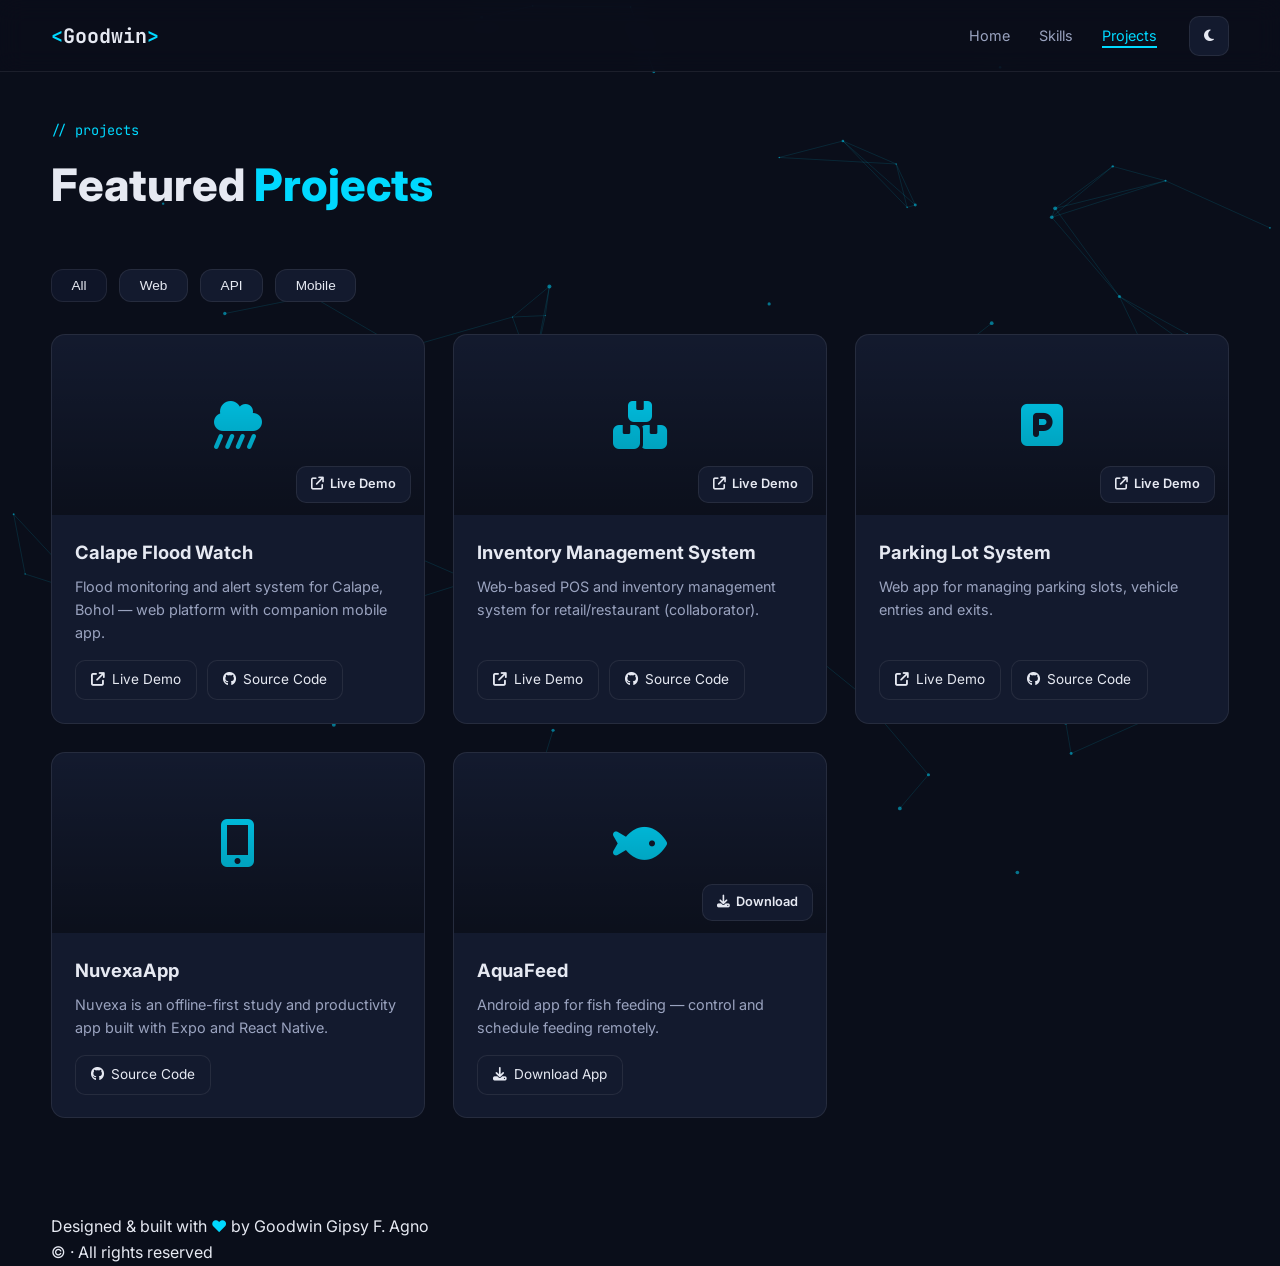
<file: projects.html>
<!DOCTYPE html>
<html lang="en">
<head>
  <meta charset="UTF-8" />
  <meta name="viewport" content="width=device-width, initial-scale=1.0" />
  <title>Projects — Goodwin Gipsy F. Agno</title>
  <meta name="description" content="Featured projects." />

  <link rel="preconnect" href="https://fonts.googleapis.com" />
  <link rel="preconnect" href="https://fonts.gstatic.com" crossorigin />
  <link href="https://fonts.googleapis.com/css2?family=Inter:wght@300;400;500;600;700;800&family=JetBrains+Mono:wght@400;500;600;700&display=swap" rel="stylesheet" />
  <link rel="stylesheet" href="https://cdnjs.cloudflare.com/ajax/libs/font-awesome/6.5.1/css/all.min.css" />
  <link rel="stylesheet" href="css/style.css" />
</head>
<body>
  <div class="cursor-glow" id="cursorGlow"></div>
  <canvas id="particles"></canvas>

  <nav class="nav" id="nav">
    <div class="nav__inner">
      <a href="index.html" class="nav__logo"><span class="nav__logo-bracket">&lt;</span>Goodwin<span class="nav__logo-bracket">&gt;</span></a>
      <ul class="nav__links" id="navLinks">
        <li><a href="index.html">Home</a></li>
        <li><a href="skills.html">Skills</a></li>
        <li><a href="projects.html" class="active">Projects</a></li>
      </ul>
      <button class="nav__theme" id="themeToggle" aria-label="Toggle theme"><i class="fa-solid fa-moon"></i></button>
      <button class="nav__burger" id="burger" aria-label="Menu"><span></span><span></span><span></span></button>
    </div>
  </nav>

  <section class="section" style="padding-top: calc(var(--nav-h) + 3rem);">
    <div class="container">
      <div class="section__head reveal">
        <span class="section__tag">// projects</span>
        <h2 class="section__title">Featured <span class="accent">Projects</span></h2>
      </div>
      <div class="project-filters reveal">
        <button class="filter active" data-filter="all">All</button>
        <button class="filter" data-filter="web">Web</button>
        <button class="filter" data-filter="api">API</button>
        <button class="filter" data-filter="mobile">Mobile</button>
      </div>
      <div class="projects" id="projectsGrid"><!-- injected by JS --></div>
    </div>
  </section>

  <div class="modal" id="modal">
    <div class="modal__overlay" id="modalOverlay"></div>
    <div class="modal__content" id="modalContent">
      <button class="modal__close" id="modalClose"><i class="fa-solid fa-xmark"></i></button>
      <div id="modalBody"></div>
    </div>
  </div>

  <footer class="footer">
    <div class="container footer__inner">
      <p>Designed & built with <span class="accent">♥</span> by Goodwin Gipsy F. Agno</p>
      <p class="footer__small">© <span id="year"></span> · All rights reserved</p>
    </div>
  </footer>

  <script src="js/main.js"></script>
</body>
</html>
</file>
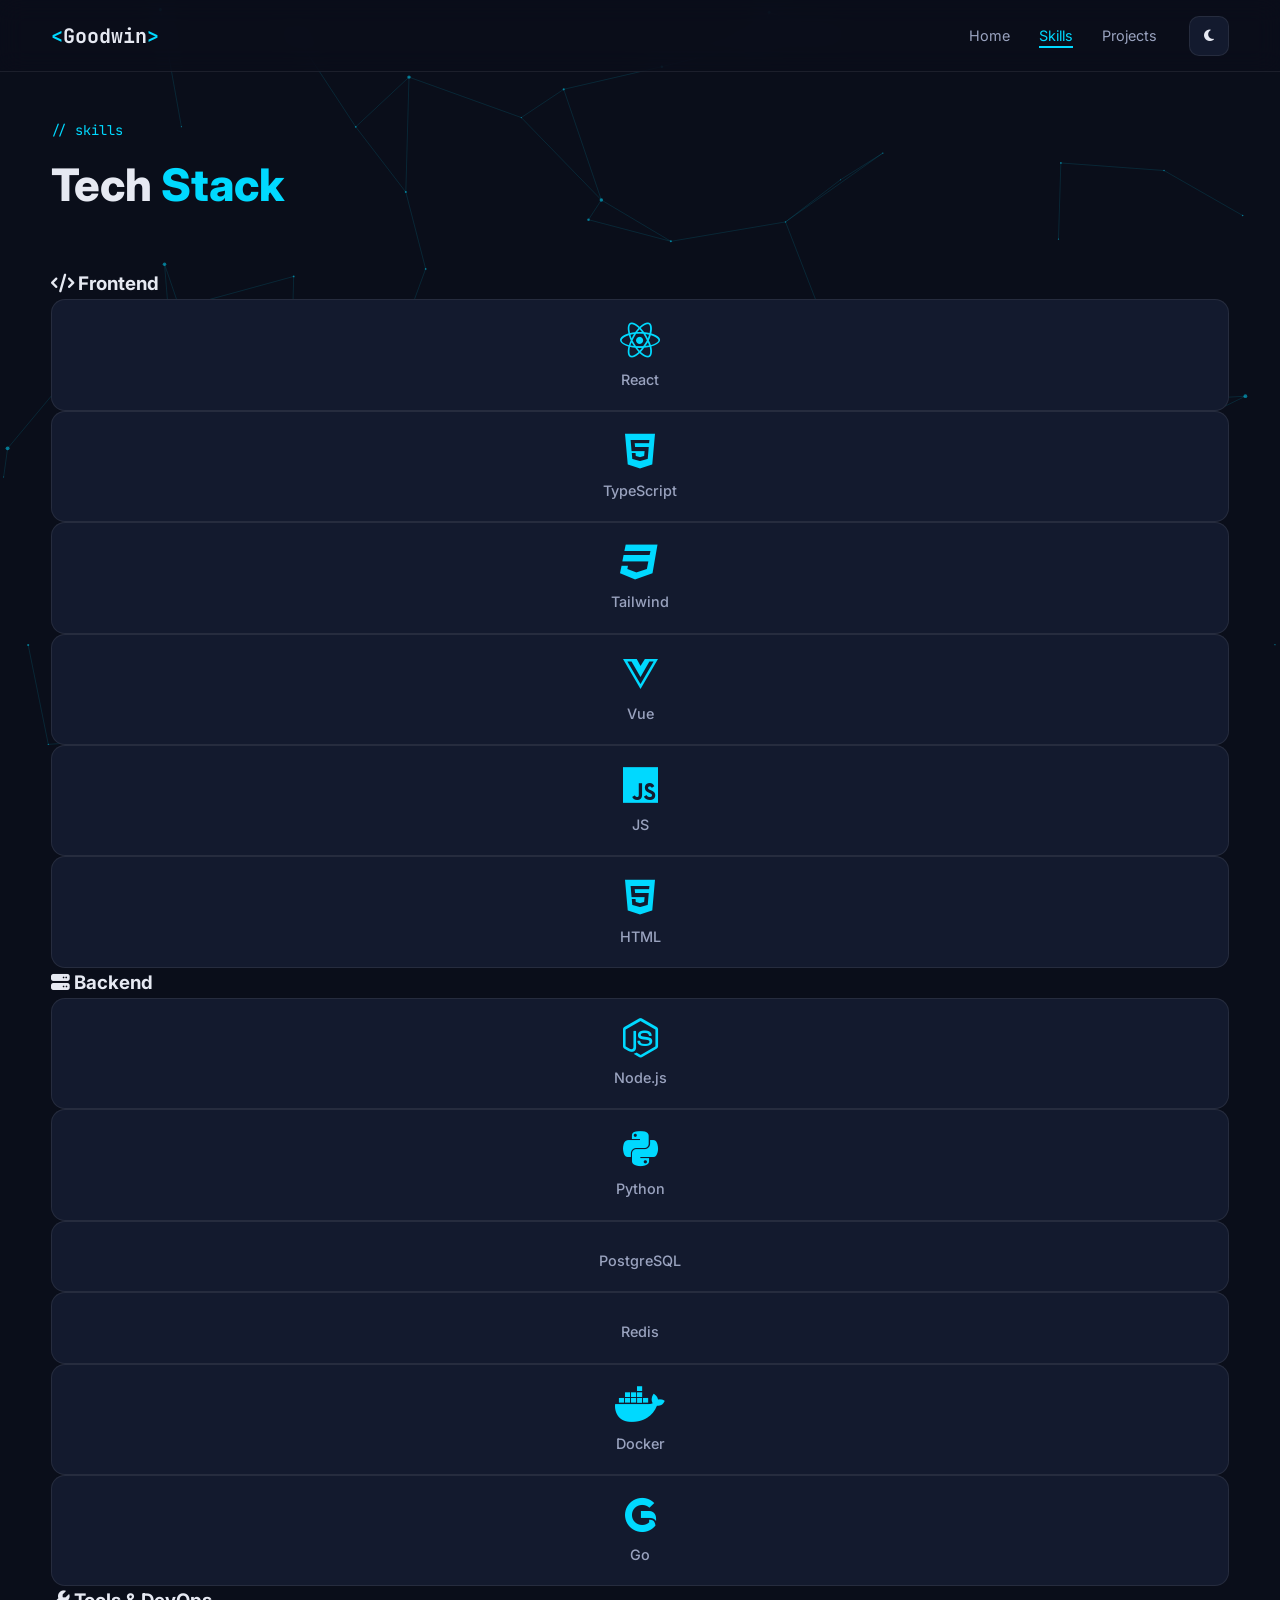
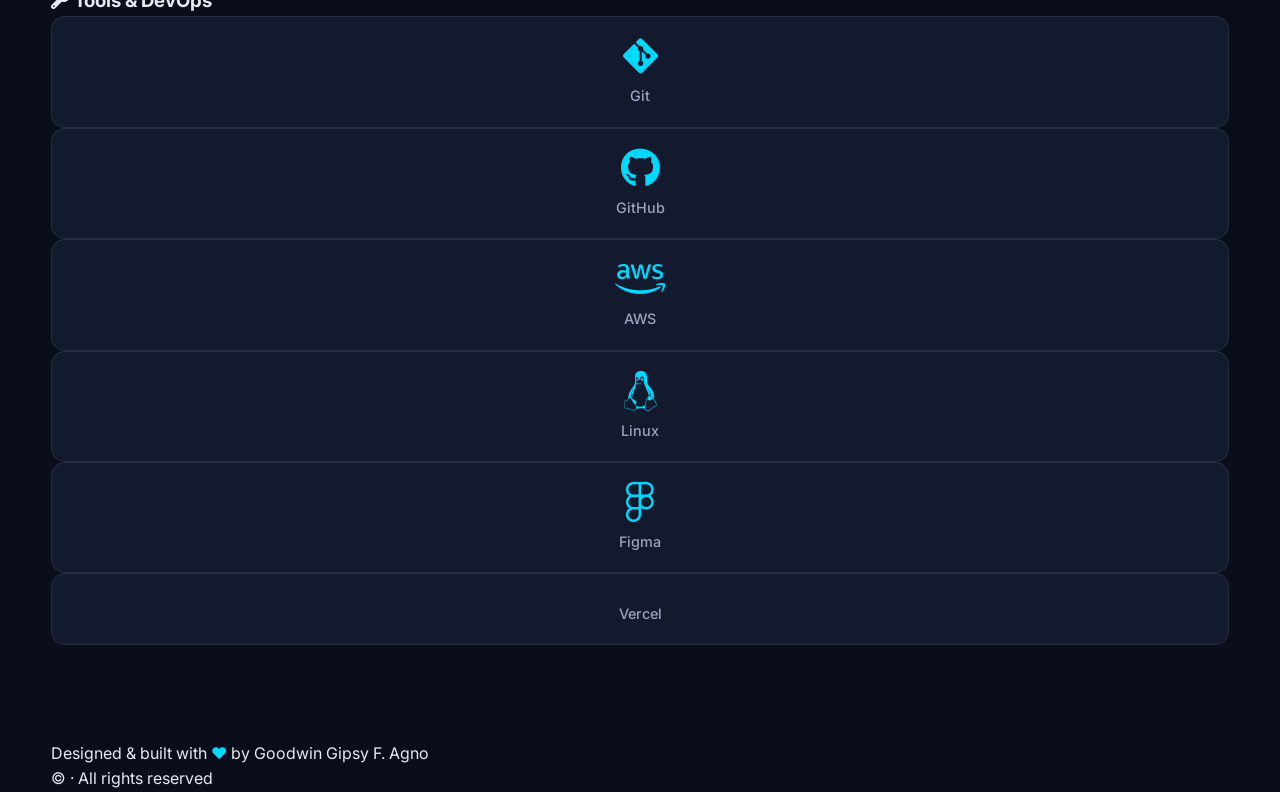
<file: skills.html>
<!DOCTYPE html>
<html lang="en">
<head>
  <meta charset="UTF-8" />
  <meta name="viewport" content="width=device-width, initial-scale=1.0" />
  <title>Skills — Goodwin Gipsy F. Agno</title>
  <meta name="description" content="Tech stack and skills." />

  <link rel="preconnect" href="https://fonts.googleapis.com" />
  <link rel="preconnect" href="https://fonts.gstatic.com" crossorigin />
  <link href="https://fonts.googleapis.com/css2?family=Inter:wght@300;400;500;600;700;800&family=JetBrains+Mono:wght@400;500;600;700&display=swap" rel="stylesheet" />
  <link rel="stylesheet" href="https://cdnjs.cloudflare.com/ajax/libs/font-awesome/6.5.1/css/all.min.css" />
  <link rel="stylesheet" href="css/style.css" />
</head>
<body>
  <div class="cursor-glow" id="cursorGlow"></div>
  <canvas id="particles"></canvas>

  <nav class="nav" id="nav">
    <div class="nav__inner">
      <a href="index.html" class="nav__logo"><span class="nav__logo-bracket">&lt;</span>Goodwin<span class="nav__logo-bracket">&gt;</span></a>
      <ul class="nav__links" id="navLinks">
        <li><a href="index.html">Home</a></li>
        <li><a href="skills.html" class="active">Skills</a></li>
        <li><a href="projects.html">Projects</a></li>
      </ul>
      <button class="nav__theme" id="themeToggle" aria-label="Toggle theme"><i class="fa-solid fa-moon"></i></button>
      <button class="nav__burger" id="burger" aria-label="Menu"><span></span><span></span><span></span></button>
    </div>
  </nav>

  <section class="section" style="padding-top: calc(var(--nav-h) + 3rem);">
    <div class="container">
      <div class="section__head reveal">
        <span class="section__tag">// skills</span>
        <h2 class="section__title">Tech <span class="accent">Stack</span></h2>
      </div>
      <div class="skills">
        <div class="skill-group reveal">
          <h3><i class="fa-solid fa-code"></i> Frontend</h3>
          <div class="skill-logos">
            <div class="skill-logo" title="React / Next.js"><i class="fa-brands fa-react"></i><span>React</span></div>
            <div class="skill-logo" title="TypeScript"><i class="fa-brands fa-html5"></i><span>TypeScript</span></div>
            <div class="skill-logo" title="Tailwind CSS"><i class="fa-brands fa-css3"></i><span>Tailwind</span></div>
            <div class="skill-logo" title="Vue / Nuxt"><i class="fa-brands fa-vuejs"></i><span>Vue</span></div>
            <div class="skill-logo" title="JavaScript"><i class="fa-brands fa-js"></i><span>JS</span></div>
            <div class="skill-logo" title="HTML5"><i class="fa-brands fa-html5"></i><span>HTML</span></div>
          </div>
        </div>
        <div class="skill-group reveal">
          <h3><i class="fa-solid fa-server"></i> Backend</h3>
          <div class="skill-logos">
            <div class="skill-logo" title="Node.js / Express"><i class="fa-brands fa-node-js"></i><span>Node.js</span></div>
            <div class="skill-logo" title="Python / FastAPI"><i class="fa-brands fa-python"></i><span>Python</span></div>
            <div class="skill-logo" title="PostgreSQL"><i class="fa-brands fa-postgresql"></i><span>PostgreSQL</span></div>
            <div class="skill-logo" title="Redis"><i class="fa-brands fa-redis"></i><span>Redis</span></div>
            <div class="skill-logo" title="Docker"><i class="fa-brands fa-docker"></i><span>Docker</span></div>
            <div class="skill-logo" title="Go"><i class="fa-brands fa-gofore"></i><span>Go</span></div>
          </div>
        </div>
        <div class="skill-group reveal">
          <h3><i class="fa-solid fa-wrench"></i> Tools & DevOps</h3>
          <div class="skill-logos">
            <div class="skill-logo" title="Git"><i class="fa-brands fa-git-alt"></i><span>Git</span></div>
            <div class="skill-logo" title="GitHub"><i class="fa-brands fa-github"></i><span>GitHub</span></div>
            <div class="skill-logo" title="AWS"><i class="fa-brands fa-aws"></i><span>AWS</span></div>
            <div class="skill-logo" title="Linux"><i class="fa-brands fa-linux"></i><span>Linux</span></div>
            <div class="skill-logo" title="Figma"><i class="fa-brands fa-figma"></i><span>Figma</span></div>
            <div class="skill-logo" title="Vercel"><i class="fa-brands fa-vercel"></i><span>Vercel</span></div>
          </div>
        </div>
      </div>
    </div>
  </section>

  <footer class="footer">
    <div class="container footer__inner">
      <p>Designed & built with <span class="accent">♥</span> by Goodwin Gipsy F. Agno</p>
      <p class="footer__small">© <span id="year"></span> · All rights reserved</p>
    </div>
  </footer>

  <script src="js/main.js"></script>
</body>
</html>
</file>
<file: css/style.css>
:root {
  --bg: #0a0e1a;
  --bg-alt: #0f1528;
  --bg-card: #131a2e;
  --fg: #e6e9f2;
  --fg-muted: #9aa3bf;
  --accent: #00d9ff;
  --accent-2: #7c3aed;
  --accent-3: #00ff9d;
  --border: rgba(255,255,255,0.08);
  --shadow: 0 10px 40px rgba(0,0,0,0.4);
  --radius: 14px;
  --nav-h: 72px;
}

[data-theme="light"] {
  --bg: #f7f9fc;
  --bg-alt: #eef2f8;
  --bg-card: #ffffff;
  --fg: #1a1f35;
  --fg-muted: #5a6380;
  --accent: #0077ff;
  --accent-2: #7c3aed;
  --accent-3: #00b37a;
  --border: rgba(0,0,0,0.08);
  --shadow: 0 10px 40px rgba(0,0,0,0.08);
}

* { box-sizing: border-box; margin: 0; padding: 0; }

html { scroll-behavior: smooth; }

body {
  font-family: 'Inter', system-ui, sans-serif;
  background: var(--bg);
  color: var(--fg);
  line-height: 1.6;
  overflow-x: hidden;
  transition: background 0.3s, color 0.3s;
  overflow-wrap: anywhere;
  word-break: break-word;
}

a { color: inherit; text-decoration: none; }
img { max-width: 100%; display: block; }

.container { width: min(1180px, 92%); margin: 0 auto; }

/* Particles */
#particles {
  position: fixed;
  inset: 0;
  z-index: 0;
  pointer-events: none;
}

/* Nav */
.nav {
  position: fixed;
  top: 0; left: 0; right: 0;
  height: var(--nav-h);
  z-index: 50;
  backdrop-filter: blur(12px);
  background: color-mix(in srgb, var(--bg) 70%, transparent);
  border-bottom: 1px solid var(--border);
}
.nav__inner {
  width: min(1180px, 92%);
  margin: 0 auto;
  height: 100%;
  display: flex;
  align-items: center;
  gap: 2rem;
}
.nav__logo {
  font-family: 'JetBrains Mono', monospace;
  font-weight: 700;
  font-size: 1.25rem;
}
.nav__logo-bracket { color: var(--accent); }
.nav__links {
  list-style: none;
  display: flex;
  gap: 1.8rem;
  margin-left: auto;
}
.nav__links a {
  font-size: 0.9rem;
  color: var(--fg-muted);
  position: relative;
  transition: color 0.2s;
}
.nav__links a::after {
  content: '';
  position: absolute;
  left: 0; bottom: -4px;
  width: 0; height: 2px;
  background: var(--accent);
  transition: width 0.3s;
}
.nav__links a:hover { color: var(--fg); }
.nav__links a:hover::after { width: 100%; }
.nav__links a.active { color: var(--accent); }
.nav__links a.active::after { width: 100%; }
.nav__theme {
  background: var(--bg-card);
  border: 1px solid var(--border);
  color: var(--fg);
  width: 40px; height: 40px;
  border-radius: 10px;
  cursor: pointer;
  transition: transform 0.2s, border-color 0.2s;
}
.nav__theme:hover { transform: rotate(20deg); border-color: var(--accent); }
.nav__burger { display: none; background: none; border: none; cursor: pointer; }
.nav__burger span {
  display: block; width: 24px; height: 2px;
  background: var(--fg); margin: 5px 0; transition: 0.3s;
}

/* Hero */
.hero {
  min-height: 100vh;
  display: grid;
  grid-template-columns: auto auto;
  justify-content: center;
  align-items: center;
  gap: clamp(2rem, 4vw, 4rem);
  padding: 2rem 4% 4rem;
  position: relative;
  z-index: 1;
}
.hero__grid {
  position: absolute; inset: 0; z-index: -1;
  background-image:
    linear-gradient(var(--border) 1px, transparent 1px),
    linear-gradient(90deg, var(--border) 1px, transparent 1px);
  background-size: 60px 60px;
  mask-image: radial-gradient(ellipse at center, black 30%, transparent 75%);
  opacity: 0.5;
}
.hero__badge {
  display: inline-flex;
  align-items: center;
  gap: 0.5rem;
  padding: 0.4rem 0.9rem;
  border: 1px solid var(--border);
  border-radius: 999px;
  font-size: 0.8rem;
  color: var(--fg-muted);
  background: var(--bg-card);
  margin-bottom: 1.5rem;
}
.hero__badge-dot {
  width: 8px; height: 8px; border-radius: 50%;
  background: var(--accent-3);
  box-shadow: 0 0 12px var(--accent-3);
  animation: pulse 1.6s infinite;
}
@keyframes pulse { 0%,100%{opacity:1;transform:scale(1)} 50%{opacity:.5;transform:scale(1.3)} }
.hero__title {
  font-size: clamp(2.2rem, 5vw, 4rem);
  font-weight: 800;
  line-height: 1.1;
  margin-bottom: 1rem;
}
.hero__name {
  background: linear-gradient(120deg, var(--accent), var(--accent-2));
  -webkit-background-clip: text;
  background-clip: text;
  color: transparent;
}
.hero__typing {
  font-family: 'JetBrains Mono', monospace;
  font-size: clamp(1rem, 2vw, 1.4rem);
  color: var(--accent-3);
  margin-bottom: 1.2rem;
  min-height: 2rem;
}
.hero__typing-prefix { color: var(--fg-muted); }
.hero__caret {
  animation: blink 1s steps(2) infinite;
  color: var(--accent);
}
@keyframes blink { 50% { opacity: 0; } }
.hero__desc {
  color: var(--fg-muted);
  max-width: 520px;
  margin-bottom: 2rem;
}
.hero__cta { display: flex; gap: 1rem; flex-wrap: wrap; margin-bottom: 2rem; }
.hero__socials { display: flex; gap: 1rem; }
.hero__socials a {
  width: 42px; height: 42px;
  display: grid; place-items: center;
  border: 1px solid var(--border);
  border-radius: 10px;
  color: var(--fg-muted);
  transition: all 0.25s;
}
.hero__socials a:hover {
  color: var(--accent);
  border-color: var(--accent);
  transform: translateY(-3px);
}
.theme-toggle {
  position: fixed;
  top: 1rem;
  right: 1rem;
  width: 44px; height: 44px;
  display: grid; place-items: center;
  border: 1px solid var(--border);
  border-radius: 10px;
  background: var(--bg-card);
  color: var(--fg);
  cursor: pointer;
  z-index: 100;
  transition: all 0.25s;
}
.theme-toggle:hover {
  border-color: var(--accent);
  color: var(--accent);
  transform: rotate(20deg);
}
.hero__code { position: relative; width: 420px; max-width: 100%; margin-left: 0; }
.hero__code::before {
  content: '';
  position: absolute;
  inset: -20%;
  background: radial-gradient(circle, rgba(0,217,255,0.25), transparent 65%);
  filter: blur(30px);
  z-index: -1;
}
.code-card {
  background: var(--bg-card);
  border: 1px solid var(--border);
  border-radius: var(--radius);
  overflow: hidden;
  box-shadow: var(--shadow);
  transform: perspective(1000px) rotateY(-6deg) rotateX(4deg);
  transition: transform 0.4s;
}
.code-card:hover { transform: perspective(1000px) rotateY(0) rotateX(0); }

/* Hero photo card */
.photo-card__media {
  position: relative;
  aspect-ratio: 4 / 5;
  overflow: hidden;
  background: var(--bg-alt);
}
.photo-card__media img {
  width: 100%;
  height: 100%;
  object-fit: cover;
  object-position: center 12%;
  display: block;
  transition: transform 0.6s ease;
}
.photo-card:hover .photo-card__media img { transform: scale(1.08); }
.photo-card__media::after {
  content: '';
  position: absolute;
  inset: 0;
  background: linear-gradient(180deg, transparent 35%, rgba(10,14,26,0.02) 55%, rgba(10,14,26,0.85) 100%);
  pointer-events: none;
}
.photo-card__badge {
  position: absolute;
  top: 1rem;
  left: 1rem;
  display: inline-flex;
  align-items: center;
  gap: 0.45rem;
  padding: 0.4rem 0.8rem;
  font-size: 0.75rem;
  font-weight: 600;
  color: #eafff8;
  background: rgba(10,14,26,0.75);
  border: 1px solid rgba(0,255,157,0.4);
  border-radius: 999px;
  backdrop-filter: blur(8px);
  box-shadow: 0 4px 12px rgba(0,0,0,0.35);
  z-index: 1;
}
.photo-card__meta {
  display: flex;
  align-items: center;
  justify-content: space-between;
  gap: 1rem;
  padding: 1rem 1.2rem;
  border-top: 1px solid var(--border);
  background: var(--bg-card);
}
.photo-card__name { display: flex; flex-direction: column; line-height: 1.25; gap: 2px; }
.photo-card__name strong { font-size: 0.95rem; letter-spacing: -0.3px; }
.photo-card__name span { font-size: 0.78rem; color: var(--fg-muted); }
.photo-card__links { display: flex; gap: 0.45rem; }
.photo-card__links a {
  width: 32px; height: 32px;
  display: grid; place-items: center;
  border: 1px solid var(--border);
  border-radius: 8px;
  color: var(--fg-muted);
  font-size: 0.85rem;
  transition: all 0.2s;
}
.photo-card__links a:hover { color: var(--accent); border-color: var(--accent); transform: translateY(-2px); }
.code-card__bar {
  display: flex; align-items: center; gap: 0.5rem;
  padding: 0.7rem 1rem;
  background: var(--bg-alt);
  border-bottom: 1px solid var(--border);
}
.dot { width: 12px; height: 12px; border-radius: 50%; }
.dot--red { background: #ff5f56; }
.dot--yellow { background: #ffbd2e; }
.dot--green { background: #27c93f; }
.code-card__title {
  margin-left: 0.5rem;
  font-family: 'JetBrains Mono', monospace;
  font-size: 0.8rem;
  color: var(--fg-muted);
}
.code-card__body {
  padding: 1.2rem 1.4rem;
  font-family: 'JetBrains Mono', monospace;
  font-size: 0.85rem;
  line-height: 1.7;
  overflow-x: auto;
}
.tok-kw { color: #ff79c6; }
.tok-var { color: #8be9fd; }
.tok-key { color: #50fa7b; }
.tok-str { color: #f1fa8c; }
.tok-bool { color: #bd93f9; }
[data-theme="light"] .tok-kw { color: #d63384; }
[data-theme="light"] .tok-var { color: #0077ff; }
[data-theme="light"] .tok-key { color: #00b37a; }
[data-theme="light"] .tok-str { color: #b58900; }
[data-theme="light"] .tok-bool { color: #7c3aed; }

.hero__scroll {
  position: absolute;
  bottom: 1.5rem;
  left: 50%;
  transform: translateX(-50%);
  color: var(--fg-muted);
  animation: bounce 2s infinite;
}
@keyframes bounce { 0%,100%{transform:translateX(-50%) translateY(0)} 50%{transform:translateX(-50%) translateY(8px)} }

/* Buttons */
.btn {
  display: inline-flex;
  align-items: center;
  gap: 0.5rem;
  padding: 0.8rem 1.5rem;
  border-radius: 12px;
  font-weight: 600;
  font-size: 0.95rem;
  border: 1px solid var(--border);
  background: var(--bg-card);
  color: var(--fg);
  cursor: pointer;
  transition: all 0.25s;
}
.btn--primary {
  background: var(--bg-card);
  border-color: var(--border);
  color: var(--fg);
  box-shadow: var(--shadow);
}
.btn--primary:hover { background: var(--bg-alt); transform: translateY(-2px); }
.btn--ghost {
  background: transparent;
  border-color: var(--border);
  color: var(--fg);
}
.btn--ghost:hover { background: var(--bg-card); border-color: var(--border); color: var(--fg); }
.btn--full { width: 100%; justify-content: center; }

/* Section */
.section { padding: 6rem 0; position: relative; z-index: 1; }
.section--alt { background: var(--bg-alt); }
.section__head { margin-bottom: 3rem; }
.section__tag {
  font-family: 'JetBrains Mono', monospace;
  color: var(--accent);
  font-size: 0.85rem;
  display: block;
  margin-bottom: 0.5rem;
}
.section__title {
  font-size: clamp(1.8rem, 4vw, 2.8rem);
  font-weight: 800;
}
.accent { color: var(--accent); }

/* Reveal */
.reveal {
  opacity: 0;
  transform: translateY(30px);
  transition: opacity 0.7s ease, transform 0.7s ease;
}
.reveal.in { opacity: 1; transform: translateY(0); }

/* About */
.about {
  display: grid;
  grid-template-columns: 1.4fr 1fr;
  gap: 3rem;
  align-items: start;
}
.about__text p { color: var(--fg-muted); margin-bottom: 1rem; }
.about__text strong { color: inherit; font-weight: 400; }
.about__text a strong { color: inherit; font-weight: 400; }
.about__text a {
  color: inherit;
  text-decoration: underline;
  text-decoration-color: rgba(154, 163, 191, 0.5);
  text-underline-offset: 2px;
  transition: text-decoration-color 0.25s ease;
}
.about__text a:hover {
  text-decoration-color: currentColor;
}
.about__stats {
  display: flex; gap: 2rem; margin-top: 2rem; flex-wrap: wrap;
}
.stat {
  display: grid;
  grid-template-columns: auto auto;
  align-items: baseline;
  justify-content: start;
}
.stat__num { font-size: 2.2rem; font-weight: 800; color: var(--accent); }
.stat__plus { font-size: 2.2rem; font-weight: 800; color: var(--accent); }
.stat__label { grid-column: 1 / -1; font-size: 0.8rem; color: var(--fg-muted); }
.about__card {
  background: var(--bg-card);
  border: 1px solid var(--border);
  border-radius: var(--radius);
  padding: 2rem;
  text-align: center;
  box-shadow: var(--shadow);
}
.about__avatar {
  position: relative;
  width: 180px; height: 180px;
  margin: 0 auto 1.5rem;
  border-radius: 50%;
  overflow: hidden;
  border: 4px solid var(--accent);
  box-shadow: 0 0 40px rgba(0,217,255,0.3);
}
.about__avatar img {
  position: absolute;
  inset: 0;
  width: 100%; height: 100%;
  object-fit: cover;
  object-position: center 10%;
  display: block;
  transition: transform 0.5s ease;
}
.about__avatar:hover img { transform: scale(1.12); }
.about__info { list-style: none; text-align: left; }
.about__info li {
  display: flex; justify-content: space-between;
  padding: 0.6rem 0;
  border-bottom: 1px solid var(--border);
  font-size: 0.9rem;
}
.about__info li span { color: var(--fg-muted); }
.about__info li strong { font-weight: 600; }
.status--open { color: #22c55e; }

/* Gallery */
.gallery-group { margin-top: 5rem; }
.gallery {
  display: grid;
  grid-template-columns: repeat(auto-fill, minmax(240px, 1fr));
  gap: 1rem;
}
.gallery__item {
  position: relative;
  overflow: hidden;
  border-radius: var(--radius);
  border: 1px solid var(--border);
  background: var(--bg-card);
  cursor: pointer;
  aspect-ratio: 4 / 3;
  transition: transform 0.25s, border-color 0.25s;
}
.gallery__item:hover {
  transform: translateY(-4px);
  border-color: var(--accent);
}
.gallery__item img {
  width: 100%;
  height: 100%;
  object-fit: cover;
  display: block;
  transition: transform 0.4s ease;
}
.gallery__item:hover img { transform: scale(1.08); }
/* Lightbox */
.lightbox {
  position: fixed; inset: 0;
  z-index: 200;
  display: none;
  align-items: center;
  justify-content: center;
  background: rgba(0,0,0,0.85);
  backdrop-filter: blur(6px);
  cursor: zoom-out;
}
.lightbox.open { display: flex; }
.lightbox img {
  max-width: 90vw;
  max-height: 90vh;
  border-radius: var(--radius);
  box-shadow: var(--shadow);
}
.lightbox__close {
  position: absolute;
  top: 1rem; right: 1rem;
  background: var(--bg-card);
  border: 1px solid var(--border);
  color: var(--fg);
  width: 40px; height: 40px;
  border-radius: 8px;
  cursor: pointer;
  font-size: 1.2rem;
}
  width: 100%;
  margin: 0;
}
.skill-marquee {
  overflow: hidden;
  width: 100%;
  pointer-events: none;
  user-select: none;
}
.skill-track {
  display: flex;
  gap: 1.2rem;
  width: max-content;
  animation: skillMarquee 40s linear infinite;
}
.skill-track .skill-logo {
  flex: 0 0 auto;
  width: 150px;
  padding: 1.5rem;
}
@keyframes skillMarquee {
  0% { transform: translateX(0); }
  100% { transform: translateX(-50%); }
}
.skill-logo {
  display: flex;
  flex-direction: column;
  align-items: center;
  gap: 0.5rem;
  padding: 1.2rem;
  background: var(--bg-card);
  border: 1px solid var(--border);
  border-radius: var(--radius);
  transition: all 0.3s ease;
  cursor: default;
  pointer-events: none;
  user-select: none;
}
.skill-logo i {
  font-size: 2.5rem;
  color: var(--accent);
  transition: all 0.3s ease;
}
.skill-logo img {
  width: 2.5rem; height: 2.5rem;
  object-fit: contain;
  transition: all 0.3s ease;
  filter: drop-shadow(0 0 8px rgba(0,217,255,0.3));
}
.skill-logo span {
  font-size: 0.9rem;
  color: var(--fg-muted);
  font-weight: 500;
}

/* Real brand SVGs (Font Awesome Free has no logo for these) */
.skill-icon {
  width: 2.5rem; height: 2.5rem;
  fill: currentColor;
  transition: all 0.3s ease;
}
.skill-logo[title="TypeScript"] { color: #3178C6; }
.skill-logo[title="Dart"] { color: #0175C2; }
.skill-logo[title="Flutter"] { color: #02569B; }
.skill-logo[title="PHP"] { color: #777BB4; }
.skill-logo[title="C"] { color: #5C9FD6; }
.skill-logo[title="PostgreSQL"] { color: #336791; }
.skill-logo[title="Render"] { color: var(--fg); }
.skill-logo[title="Vercel"] { color: var(--fg); }

/* Brand-colored Font Awesome icons */
.skill-logo[title="MySQL"] i { color: #00758F; }
.skill-logo[title="Java"] i { color: #007396; }
.skill-logo[title="Node.js"] i { color: #339933; }
.skill-logo[title="Python"] i { color: #3776AB; }

.bar__fill {
  height: 100%;
  width: 0;
  background: linear-gradient(90deg, var(--accent), var(--accent-2));
  border-radius: 999px;
  transition: width 1.2s ease;
}
.skill-chips { display: flex; flex-wrap: wrap; gap: 0.6rem; }
.skill-chips span {
  padding: 0.45rem 0.9rem;
  background: var(--bg-alt);
  border: 1px solid var(--border);
  border-radius: 8px;
  font-size: 0.85rem;
  transition: all 0.2s;
}
.skill-chips span:hover {
  border-color: var(--accent);
  color: var(--accent);
  transform: translateY(-2px);
}

/* Projects */
.project-filters {
  display: flex; gap: 0.8rem; flex-wrap: wrap; margin-bottom: 2rem;
}
.filter {
  padding: 0.5rem 1.2rem;
  border-radius: 12px;
  border: 1px solid var(--border);
  background: var(--bg-card);
  color: var(--fg);
  cursor: pointer;
  font-size: 0.85rem;
  transition: all 0.2s;
}
.filter.active, .filter:hover {
  background: var(--bg-alt);
  color: var(--fg);
  border-color: var(--border);
}
.projects {
  display: grid;
  grid-template-columns: repeat(auto-fill, minmax(280px, 1fr));
  gap: 1.8rem;
}
.project-card {
  background: var(--bg-card);
  border: 1px solid var(--border);
  border-radius: var(--radius);
  overflow: hidden;
  transition: transform 0.3s, border-color 0.3s, box-shadow 0.3s;
  cursor: pointer;
  display: flex; flex-direction: column;
}
.project-card:hover {
  transform: translateY(-6px);
  border-color: var(--accent);
  box-shadow: 0 20px 50px rgba(0,217,255,0.15);
}
.project-card__thumb {
  height: 180px;
  background: linear-gradient(135deg, var(--accent)33, var(--accent-2)33);
  display: grid; place-items: center;
  font-size: 3rem;
  color: var(--accent);
  position: relative;
  overflow: hidden;
}
.project-card__thumb::after {
  content: '';
  position: absolute; inset: 0;
  background: linear-gradient(180deg, transparent, rgba(0,0,0,0.4));
}
.project-card__thumb-btn {
  position: absolute;
  bottom: 0.8rem; right: 0.8rem;
  z-index: 2;
  display: inline-flex; align-items: center; gap: 0.4rem;
  padding: 0.45rem 0.85rem;
  border-radius: 10px;
  border: 1px solid var(--border);
  background: var(--bg-card);
  color: var(--fg);
  font-size: 0.8rem;
  font-weight: 600;
  transition: all 0.2s;
}
.project-card__thumb-btn:hover {
  background: var(--bg-alt);
  border-color: var(--accent);
  color: var(--accent);
  transform: translateY(-2px);
}
.project-card__body { padding: 1.4rem; flex: 1; display: flex; flex-direction: column; }
.project-card__title { font-size: 1.15rem; font-weight: 700; margin-bottom: 0.5rem; }
.project-card__desc { color: var(--fg-muted); font-size: 0.9rem; margin-bottom: 1rem; flex: 1; }
.project-card__tags { display: flex; flex-wrap: wrap; gap: 0.4rem; margin-bottom: 1rem; }
.project-card__tags span {
  font-size: 0.75rem;
  padding: 0.25rem 0.6rem;
  background: var(--bg-alt);
  border-radius: 6px;
  color: var(--accent);
  font-family: 'JetBrains Mono', monospace;
}
.project-card__links { display: flex; gap: 0.6rem; font-size: 0.85rem; flex-wrap: wrap; }
.project-card__links a {
  display: inline-flex;
  align-items: center;
  gap: 0.45rem;
  padding: 0.5rem 0.95rem;
  background: var(--bg-card);
  border: 1px solid var(--border);
  border-radius: 10px;
  color: var(--fg);
  transition: all 0.2s;
}
.project-card__links a:hover {
  background: var(--bg-alt);
  color: var(--fg);
  border-color: var(--border);
}

/* Timeline */
.timeline {
  position: relative;
  padding-left: 2rem;
}
.timeline::before {
  content: '';
  position: absolute;
  left: 6px; top: 0; bottom: 0;
  width: 2px;
  background: linear-gradient(180deg, var(--accent), var(--accent-2));
}
.timeline__item { position: relative; margin-bottom: 2.5rem; }
.timeline__dot {
  position: absolute;
  left: -2rem;
  top: 0.3rem;
  width: 14px; height: 14px;
  border-radius: 50%;
  background: var(--accent);
  box-shadow: 0 0 0 4px var(--bg-alt), 0 0 16px var(--accent);
}
.timeline__content {
  background: var(--bg-card);
  border: 1px solid var(--border);
  border-radius: var(--radius);
  padding: 1.5rem;
}
.timeline__date {
  font-family: 'JetBrains Mono', monospace;
  font-size: 0.8rem;
  color: var(--accent);
}
.timeline__content h3 { margin: 0.4rem 0 0.2rem; font-size: 1.1rem; }
.timeline__company { color: var(--fg-muted); font-size: 0.9rem; }
.timeline__content p { color: var(--fg-muted); font-size: 0.9rem; margin-top: 0.6rem; }

/* Contact */
.contact { display: grid; grid-template-columns: 1fr 1.2fr; gap: 3rem; }
.contact__info p { color: var(--fg-muted); margin-bottom: 1.5rem; }
.contact__links { display: flex; flex-direction: column; gap: 0.8rem; }
.contact__links a {
  display: flex; align-items: center; gap: 0.7rem;
  color: var(--fg-muted);
  transition: color 0.2s, transform 0.2s;
}
.contact__links a:hover { color: var(--accent); transform: translateX(4px); }
.contact__links a i { color: var(--accent); }

/* Form */
.contact__form {
  background: var(--bg-card);
  border: 1px solid var(--border);
  border-radius: var(--radius);
  padding: 2rem;
  display: flex; flex-direction: column; gap: 1.2rem;
}
.form__group { position: relative; }
.form__group input, .form__group textarea {
  width: 100%;
  padding: 1rem 0.9rem 0.6rem;
  background: var(--bg-alt);
  border: 1px solid var(--border);
  border-radius: 8px;
  color: var(--fg);
  font-family: inherit;
  font-size: 0.95rem;
  resize: vertical;
  transition: border-color 0.2s;
}
.form__group input:focus, .form__group textarea:focus { outline: none; border-color: var(--accent); }
.form__group label {
  position: absolute;
  left: 0.9rem; top: 0.85rem;
  color: var(--fg-muted);
  font-size: 0.9rem;
  pointer-events: none;
  transition: all 0.2s;
  background: var(--bg-alt);
  padding: 0 0.3rem;
}
.form__group input:focus + label,
.form__group input:not(:placeholder-shown) + label,
.form__group textarea:focus + label,
.form__group textarea:not(:placeholder-shown) + label {
  top: -0.55rem; font-size: 0.75rem; color: var(--accent);
}
.form__status { font-size: 0.85rem; color: var(--accent-3); min-height: 1.2rem; }

/* Modal */
.modal {
  position: fixed; inset: 0;
  z-index: 100;
  display: none;
}
.modal.open { display: flex; align-items: center; justify-content: center; }
.modal__overlay {
  position: absolute; inset: 0;
  background: rgba(0,0,0,0.7);
  backdrop-filter: blur(6px);
}
.modal__content {
  position: relative;
  background: var(--bg-card);
  border: 1px solid var(--border);
  border-radius: var(--radius);
  max-width: 640px; width: 90%;
  max-height: 85vh;
  overflow-y: auto;
  padding: 2rem;
  box-shadow: var(--shadow);
  animation: popIn 0.25s ease;
}
@keyframes popIn { from { transform: scale(0.9); opacity: 0; } to { transform: scale(1); opacity: 1; } }
.modal__close {
  position: absolute; top: 1rem; right: 1rem;
  background: var(--bg-alt); border: 1px solid var(--border);
  color: var(--fg); width: 36px; height: 36px;
  border-radius: 8px; cursor: pointer;
}
.modal__content h3 { font-size: 1.5rem; margin-bottom: 0.5rem; }
.modal__content p { color: var(--fg-muted); margin-bottom: 1rem; }
.modal__tags { display: flex; flex-wrap: wrap; gap: 0.4rem; margin-bottom: 1.2rem; }
.modal__tags span {
  font-size: 0.75rem; padding: 0.25rem 0.6rem;
  background: var(--bg-alt); border-radius: 6px; color: var(--accent);
  font-family: 'JetBrains Mono', monospace;
}
.modal__links { display: flex; gap: 1rem; }

/* Responsive */
@media (max-width: 1024px) {
  .hero { grid-template-columns: 1fr; text-align: center; }
  .hero__desc { margin-left: auto; margin-right: auto; }
  .hero__cta, .hero__socials { justify-content: center; }
  .hero__code { width: 520px; max-width: 100%; margin: 0 auto; }
  .about { grid-template-columns: 1fr; }
  .skills { grid-template-columns: 1fr; }
  .contact { grid-template-columns: 1fr; }
}

@media (max-width: 900px) {
  .section { padding: 4rem 0; }
  .hero__code { transform: none; }
  .code-card { transform: none; }
  .code-card:hover { transform: none; }
  .nav__links {
    position: fixed; top: var(--nav-h); left: 0; right: 0;
    background: var(--bg); flex-direction: column;
    padding: 1.5rem 4%; gap: 1rem;
    border-bottom: 1px solid var(--border);
    transform: translateY(-120%); transition: transform 0.3s;
  }
  .nav__links.open { transform: translateY(0); }
  .nav__burger { display: block; margin-left: auto; }
  .nav__theme { order: -1; }
}

@media (max-width: 640px) {
  .container { width: min(1180px, 94%); }
  .hero { padding: 1.5rem 4% 3rem; min-height: auto; }
  .hero__title { font-size: clamp(1.9rem, 8vw, 2.6rem); }
  .hero__typing { font-size: clamp(0.9rem, 3.5vw, 1.1rem); }
  .hero__code { width: 100%; }
  .photo-card__media { aspect-ratio: 4 / 5; }
  .section { padding: 3rem 0; }
  .section__head { margin-bottom: 2rem; }
  .about__avatar { width: 140px; height: 140px; }
  .about__stats { gap: 1.2rem; }
  .stat__num, .stat__plus { font-size: 1.8rem; }
  .gallery { grid-template-columns: repeat(auto-fill, minmax(150px, 1fr)); gap: 0.6rem; }
  .projects { grid-template-columns: 1fr; }
  .project-card__thumb { height: 150px; }
  .modal__content { width: 94%; padding: 1.4rem; }
  .modal__links { flex-direction: column; }
  .contact__form { padding: 1.4rem; }
  .lightbox img { max-width: 96vw; max-height: 80vh; }
  .skill-logo { width: 120px; padding: 1rem; }
  .skill-logo i, .skill-logo img, .skill-icon { font-size: 2rem; width: 2rem; height: 2rem; }
}

@media (max-width: 380px) {
  .hero__cta { flex-direction: column; }
  .btn { width: 100%; justify-content: center; }
  .gallery { grid-template-columns: repeat(2, 1fr); }
  .about__info li { flex-direction: column; gap: 0.2rem; }
}
</file>
